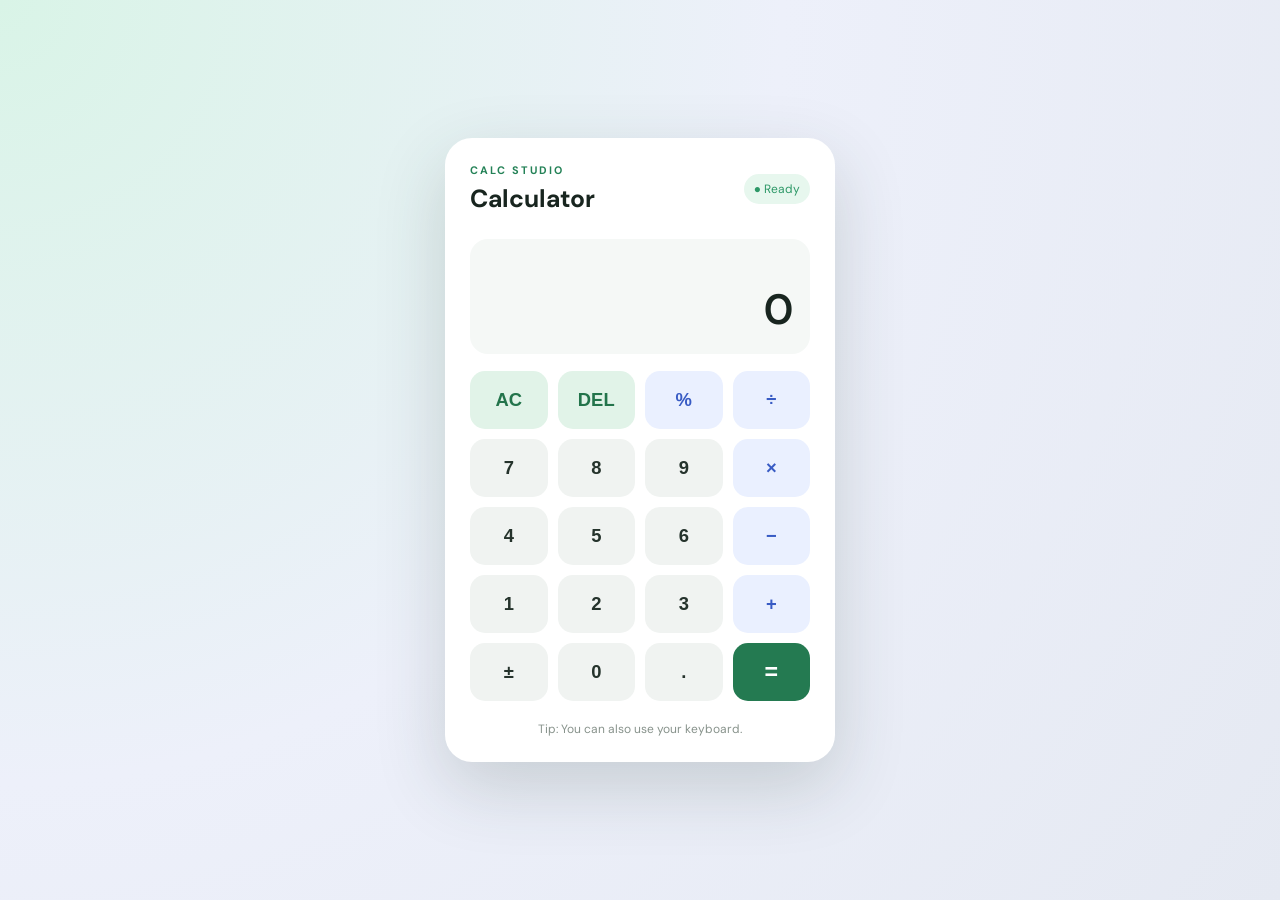
<file: CodeAlpha_Frontend/CodeAlpha_Calculator/index.html>
<!DOCTYPE html>
<html lang="en"><head><meta charset="UTF-8"><meta name="viewport" content="width=device-width, initial-scale=1.0"><title>Calc Studio</title><link rel="stylesheet" href="style.css"></head>
<body><main class="calculator"><header><div><p class="eyebrow">CALC STUDIO</p><h1>Calculator</h1></div><span class="status">● Ready</span></header>
<section class="display" aria-live="polite"><div id="history" class="history"></div><output id="screen">0</output></section>
<div class="keys" id="keys">
<button class="utility" data-action="clear">AC</button><button class="utility" data-action="delete">DEL</button><button class="operator" data-value="%">%</button><button class="operator" data-value="/">÷</button>
<button data-value="7">7</button><button data-value="8">8</button><button data-value="9">9</button><button class="operator" data-value="*">×</button>
<button data-value="4">4</button><button data-value="5">5</button><button data-value="6">6</button><button class="operator" data-value="-">−</button>
<button data-value="1">1</button><button data-value="2">2</button><button data-value="3">3</button><button class="operator" data-value="+">+</button>
<button data-action="sign">±</button><button data-value="0">0</button><button data-value=".">.</button><button class="equals" data-action="equals">=</button>
</div><p class="hint">Tip: You can also use your keyboard.</p></main><script src="script.js"></script></body></html>
</file>
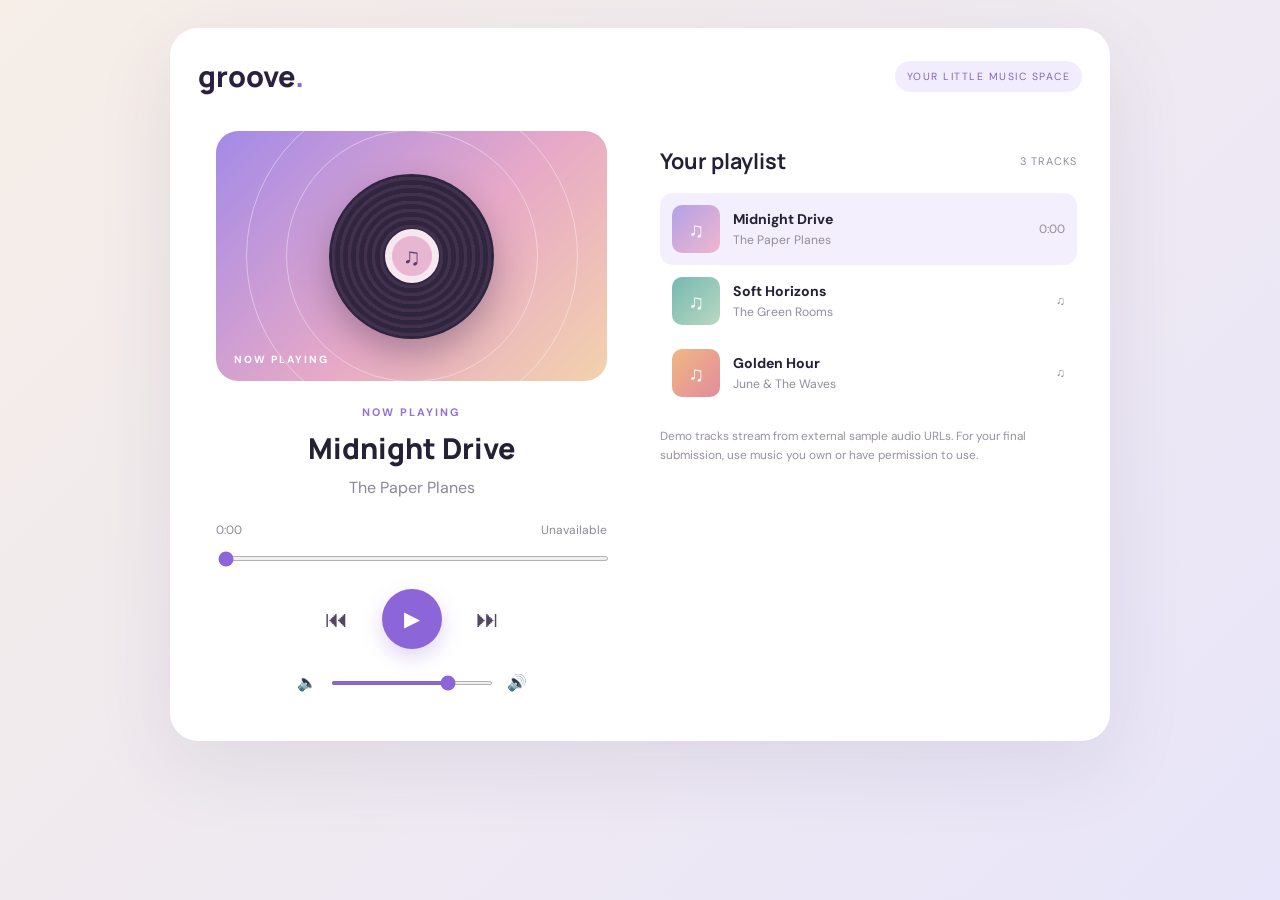
<file: CodeAlpha_Frontend/CodeAlpha_MusicPlayer/index.html>
<!DOCTYPE html>
<html lang="en"><head><meta charset="UTF-8"><meta name="viewport" content="width=device-width, initial-scale=1.0"><title>Groove | Music Player</title><link rel="stylesheet" href="style.css"></head>
<body><main class="app"><header><a class="brand" href="#">groove<span>.</span></a><span class="pill">YOUR LITTLE MUSIC SPACE</span></header>
<section class="player"><div class="cover" id="cover"><div class="disc"><div class="disc-center">♫</div></div><span class="cover-label">NOW PLAYING</span></div><p class="eyebrow">NOW PLAYING</p><h1 id="title">Midnight Drive</h1><p id="artist" class="artist">The Paper Planes</p>
<audio id="audio" preload="metadata"></audio><div class="time-row"><span id="current-time">0:00</span><span id="duration">0:00</span></div><input type="range" id="progress" min="0" max="100" value="0" aria-label="Track progress">
<div class="controls"><button id="previous" aria-label="Previous song">⏮</button><button id="play" class="play" aria-label="Play">▶</button><button id="next" aria-label="Next song">⏭</button></div>
<div class="volume-row"><span>🔈</span><input type="range" id="volume" min="0" max="1" step=".01" value=".75" aria-label="Volume"><span>🔊</span></div></section>
<section class="playlist-section"><div class="playlist-heading"><h2>Your playlist</h2><span id="track-count">3 TRACKS</span></div><div id="playlist" class="playlist"></div><p class="note">Demo tracks stream from external sample audio URLs. For your final submission, use music you own or have permission to use.</p></section></main><script src="script.js"></script></body></html>
</file>
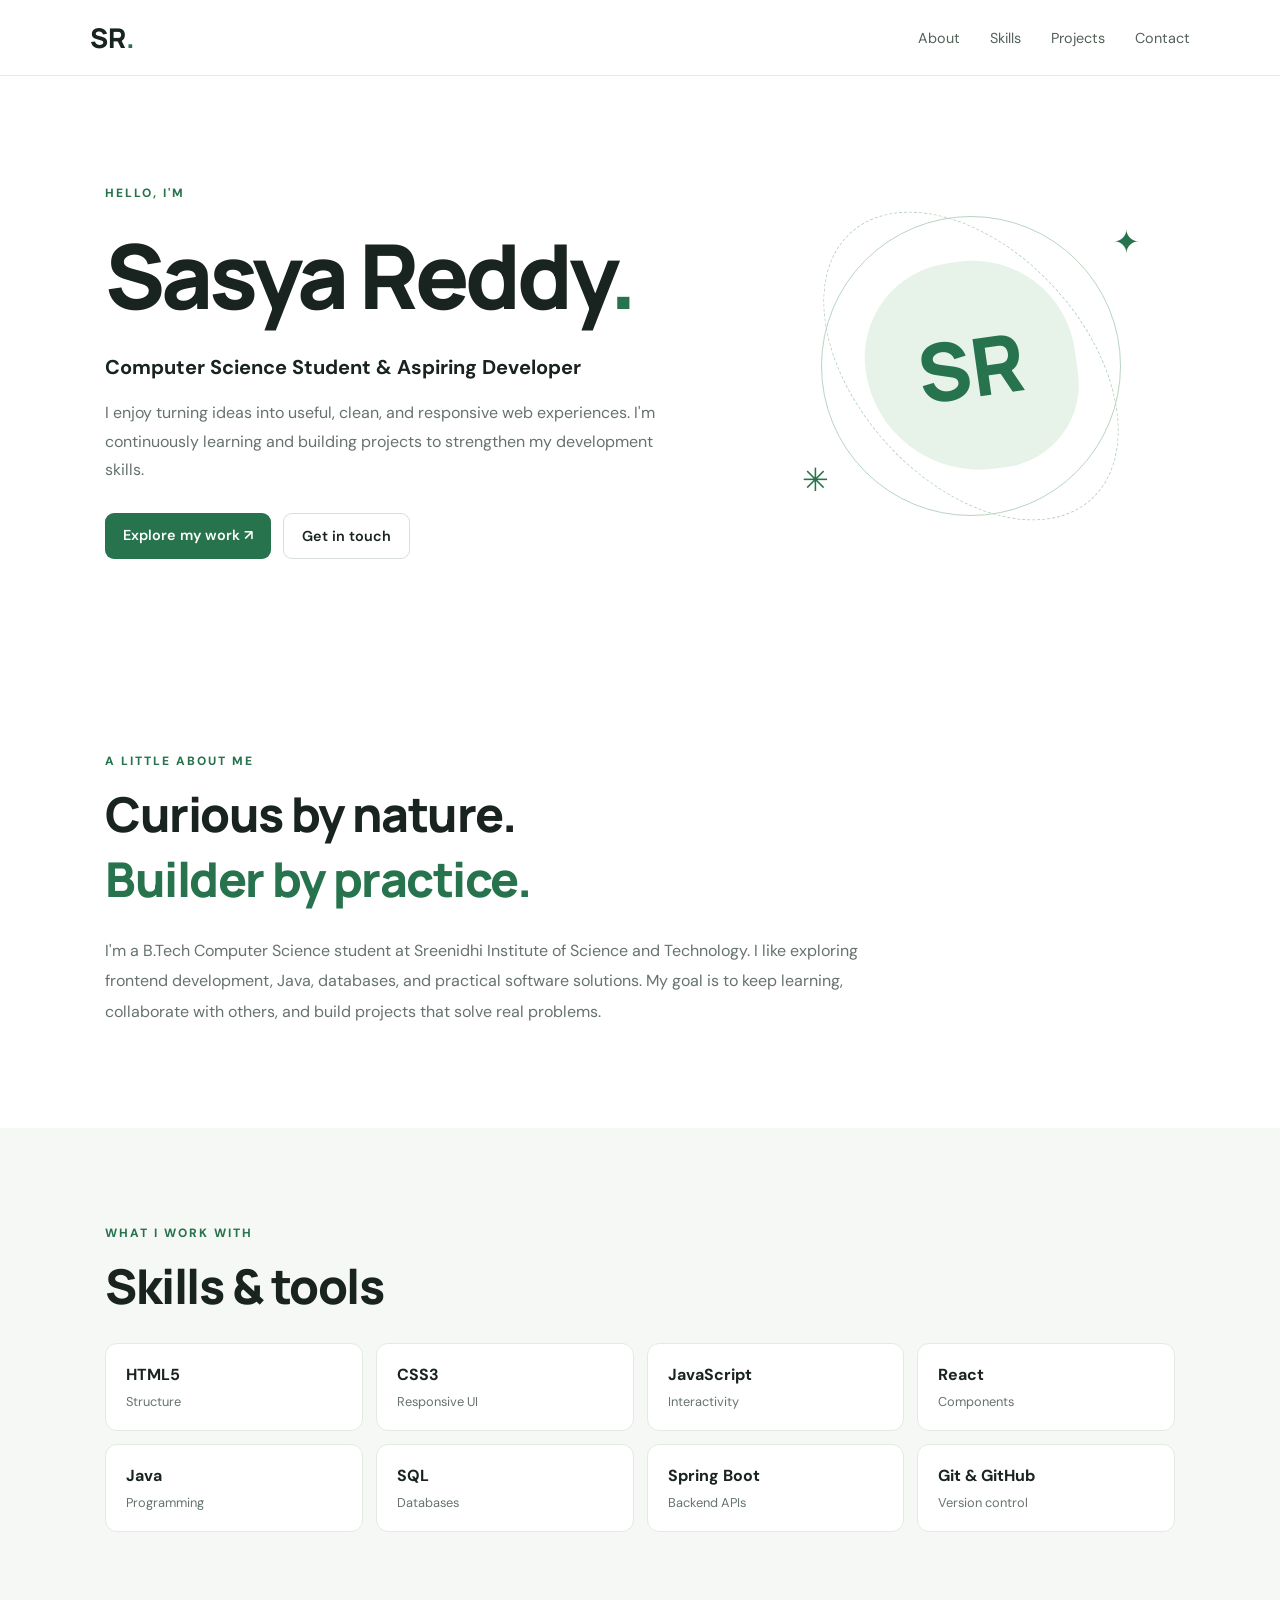
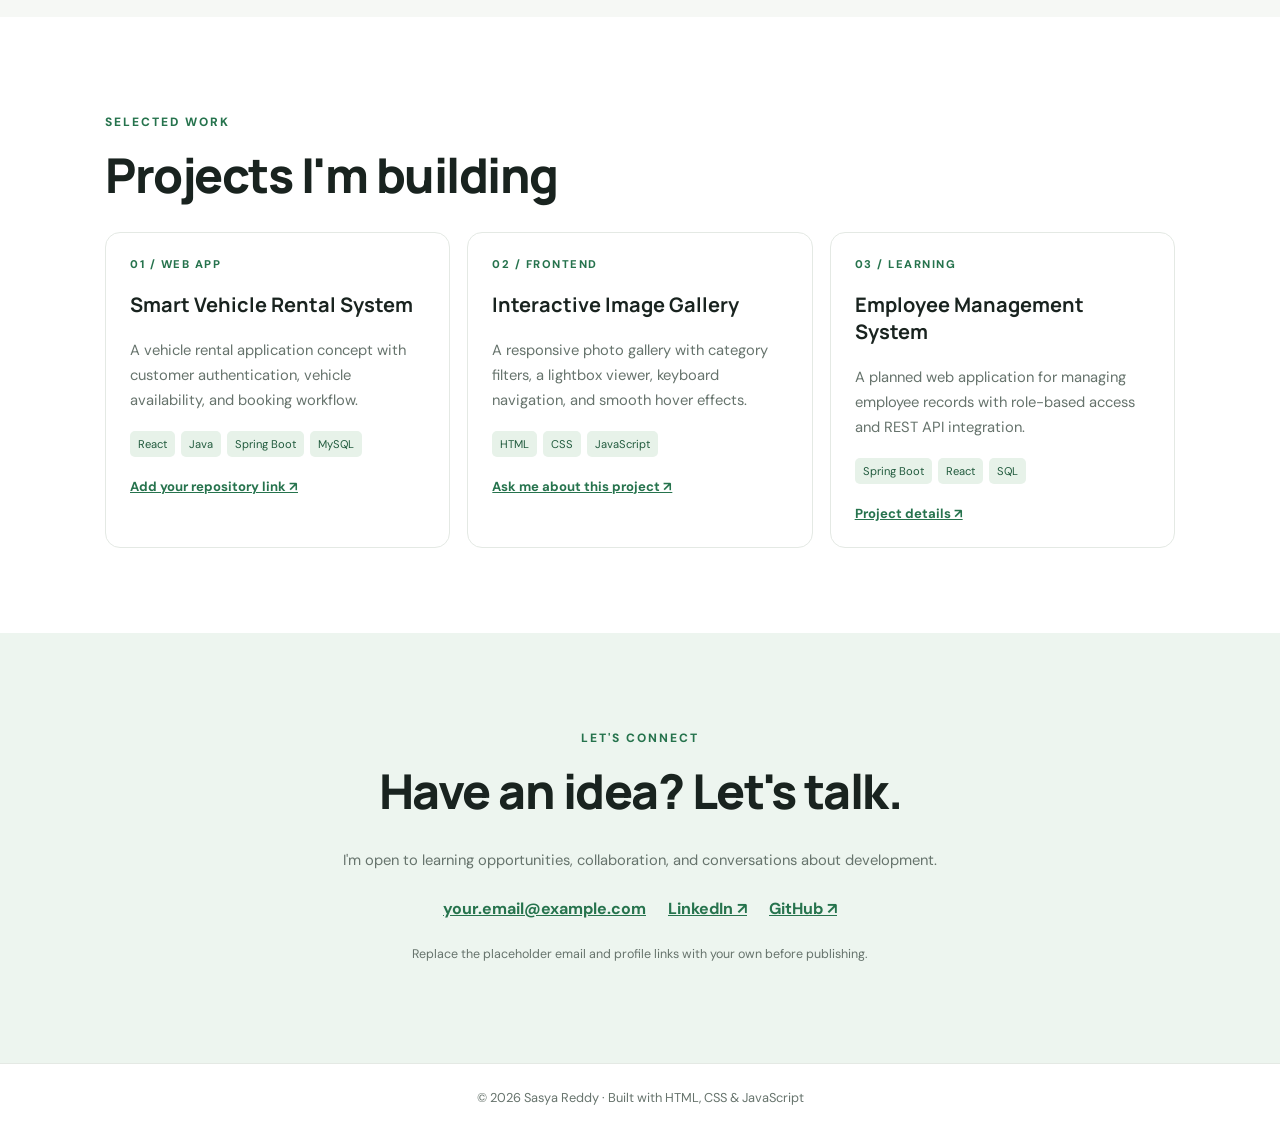
<file: CodeAlpha_Frontend/CodeAlpha_Portfolio/index.html>
<!DOCTYPE html>
<html lang="en"><head><meta charset="UTF-8"><meta name="viewport" content="width=device-width, initial-scale=1.0"><meta name="description" content="Personal portfolio showcasing frontend development projects and skills."><title>Sasya Reddy | Portfolio</title><link rel="stylesheet" href="style.css"></head>
<body><nav class="nav"><a class="logo" href="#home">SR<span>.</span></a><button id="menu-toggle" aria-label="Toggle navigation">☰</button><div id="nav-links"><a href="#about">About</a><a href="#skills">Skills</a><a href="#projects">Projects</a><a href="#contact">Contact</a></div></nav>
<main><section id="home" class="hero"><div class="hero-copy"><p class="eyebrow">HELLO, I'M</p><h1>Sasya Reddy<span>.</span></h1><h2>Computer Science Student &amp; Aspiring Developer</h2><p>I enjoy turning ideas into useful, clean, and responsive web experiences. I'm continuously learning and building projects to strengthen my development skills.</p><div class="actions"><a class="btn primary" href="#projects">Explore my work ↗</a><a class="btn secondary" href="#contact">Get in touch</a></div></div><div class="hero-art" aria-label="Decorative initials"><div class="orbit orbit-one"></div><div class="orbit orbit-two"></div><div class="initials">SR</div><span class="spark spark-one">✦</span><span class="spark spark-two">✳</span></div></section>
<section id="about" class="section"><p class="eyebrow">A LITTLE ABOUT ME</p><h2>Curious by nature.<br><span>Builder by practice.</span></h2><p class="section-text">I'm a B.Tech Computer Science student at Sreenidhi Institute of Science and Technology. I like exploring frontend development, Java, databases, and practical software solutions. My goal is to keep learning, collaborate with others, and build projects that solve real problems.</p></section>
<section id="skills" class="section soft"><p class="eyebrow">WHAT I WORK WITH</p><h2>Skills &amp; tools</h2><div class="skill-grid"><article>HTML5 <span>Structure</span></article><article>CSS3 <span>Responsive UI</span></article><article>JavaScript <span>Interactivity</span></article><article>React <span>Components</span></article><article>Java <span>Programming</span></article><article>SQL <span>Databases</span></article><article>Spring Boot <span>Backend APIs</span></article><article>Git &amp; GitHub <span>Version control</span></article></div></section>
<section id="projects" class="section"><p class="eyebrow">SELECTED WORK</p><h2>Projects I'm building</h2><div class="project-grid"><article class="project-card"><div class="project-number">01 / WEB APP</div><h3>Smart Vehicle Rental System</h3><p>A vehicle rental application concept with customer authentication, vehicle availability, and booking workflow.</p><div class="tags"><span>React</span><span>Java</span><span>Spring Boot</span><span>MySQL</span></div><a href="https://github.com/" target="_blank" rel="noreferrer">Add your repository link ↗</a></article><article class="project-card"><div class="project-number">02 / FRONTEND</div><h3>Interactive Image Gallery</h3><p>A responsive photo gallery with category filters, a lightbox viewer, keyboard navigation, and smooth hover effects.</p><div class="tags"><span>HTML</span><span>CSS</span><span>JavaScript</span></div><a href="#contact">Ask me about this project ↗</a></article><article class="project-card"><div class="project-number">03 / LEARNING</div><h3>Employee Management System</h3><p>A planned web application for managing employee records with role-based access and REST API integration.</p><div class="tags"><span>Spring Boot</span><span>React</span><span>SQL</span></div><a href="#contact">Project details ↗</a></article></div></section>
<section id="contact" class="section contact"><p class="eyebrow">LET'S CONNECT</p><h2>Have an idea? Let's talk.</h2><p>I'm open to learning opportunities, collaboration, and conversations about development.</p><div class="contact-links"><a href="mailto:your.email@example.com">your.email@example.com</a><a href="https://www.linkedin.com/" target="_blank" rel="noreferrer">LinkedIn ↗</a><a href="https://github.com/" target="_blank" rel="noreferrer">GitHub ↗</a></div><p class="small-note">Replace the placeholder email and profile links with your own before publishing.</p></section></main><footer>© <span id="year"></span> Sasya Reddy · Built with HTML, CSS &amp; JavaScript</footer><script src="script.js"></script></body></html>
</file>
<file: CodeAlpha_Frontend/CodeAlpha_Calculator/style.css>
@import url('https://fonts.googleapis.com/css2?family=DM+Sans:wght@400;500;600;700&display=swap');*{box-sizing:border-box}body{margin:0;min-height:100vh;display:grid;place-items:center;padding:20px;background:radial-gradient(circle at top left,#d9f4e7,#edf0fa 50%,#e5e9f2);font-family:'DM Sans',sans-serif;color:#18251f}.calculator{width:min(100%,390px);background:#fff;padding:25px;border-radius:27px;box-shadow:0 25px 70px #293e3430}header{display:flex;justify-content:space-between;align-items:center}.eyebrow{color:#248257;letter-spacing:2px;font-weight:700;font-size:.68rem;margin:0 0 5px}h1{font-size:1.55rem;margin:0}.status{font-size:.75rem;color:#2d9867;background:#e7f7ee;border-radius:20px;padding:7px 10px}.display{margin:24px 0 17px;background:#f5f8f6;border-radius:18px;min-height:115px;padding:17px;display:flex;flex-direction:column;justify-content:end;align-items:flex-end;overflow:hidden}.history{font-size:.85rem;color:#89968f;min-height:20px;max-width:100%;overflow-wrap:anywhere}output{font-size:2.65rem;font-weight:600;max-width:100%;overflow-wrap:anywhere}.keys{display:grid;grid-template-columns:repeat(4,1fr);gap:10px}.keys button{height:58px;border:0;border-radius:15px;background:#f0f3f1;color:#25332c;font-size:1.15rem;font-weight:600;cursor:pointer;transition:transform .12s,background .12s}.keys button:hover{background:#e1e9e3}.keys button:active{transform:scale(.95)}.keys .utility{background:#e1f3e8;color:#23744b}.keys .operator{background:#eaf0ff;color:#385bc4}.keys .equals{background:#247a51;color:#fff;font-size:1.45rem}.keys .equals:hover{background:#1c6843}.hint{text-align:center;font-size:.75rem;color:#87928b;margin:20px 0 0}
</file>
<file: CodeAlpha_Frontend/CodeAlpha_MusicPlayer/style.css>
@import url('https://fonts.googleapis.com/css2?family=DM+Sans:wght@400;500;600;700&family=Manrope:wght@600;700;800&display=swap');*{box-sizing:border-box}body{margin:0;min-height:100vh;padding:28px 16px;background:linear-gradient(135deg,#f6eee7,#e8e5fa);font-family:'DM Sans',sans-serif;color:#252036}.app{max-width:940px;margin:auto;background:#fff;border-radius:28px;padding:28px;box-shadow:0 25px 80px #40365c18;display:grid;grid-template-columns:1fr 1fr;gap:30px}header{grid-column:1/-1;display:flex;justify-content:space-between;align-items:center}.brand{font:800 1.8rem Manrope;text-decoration:none;color:#29213e}.brand span{color:#8c65d9}.pill{font-size:.65rem;letter-spacing:1.5px;color:#8763c6;background:#f2edfc;padding:9px 12px;border-radius:20px}.player{text-align:center;padding:5px 18px 20px}.cover{height:250px;border-radius:22px;background:linear-gradient(135deg,#a38ae8,#e7a9c7 55%,#f3d2ad);display:grid;place-items:center;position:relative;overflow:hidden;margin-bottom:24px}.cover:before,.cover:after{content:"";position:absolute;border:1px solid #ffffff65;border-radius:50%;width:250px;height:250px}.cover:after{width:330px;height:330px}.disc{width:165px;height:165px;border-radius:50%;background:repeating-radial-gradient(circle,#30253e 0 4px,#41314e 5px 8px);display:grid;place-items:center;box-shadow:0 15px 35px #30253e55;animation:spin 10s linear infinite;animation-play-state:paused;z-index:1}.disc.playing{animation-play-state:running}.disc-center{width:54px;height:54px;background:#e9b6d1;border:7px solid #f7e8f0;border-radius:50%;display:grid;place-items:center;font-size:1.5rem;color:#5b3b6d}.cover-label{position:absolute;bottom:15px;left:18px;font-size:.65rem;letter-spacing:2px;color:#fff;font-weight:700;z-index:2}.eyebrow{font-size:.68rem;letter-spacing:2px;color:#9471d4;font-weight:700;margin:0}.player h1{font:800 1.8rem Manrope;margin:9px 0}.artist{color:#8c8798;margin:0 0 24px}.time-row{display:flex;justify-content:space-between;font-size:.75rem;color:#8c8798;margin-bottom:7px}input[type=range]{accent-color:#8c65d9;cursor:pointer;width:100%}#progress{height:5px}.controls{display:flex;justify-content:center;align-items:center;gap:28px;margin:23px 0}.controls button{border:0;background:transparent;font-size:1.45rem;cursor:pointer;color:#514664}.controls .play{width:60px;height:60px;border-radius:50%;background:#8c65d9;color:#fff;font-size:1.3rem;box-shadow:0 8px 20px #8c65d944}.volume-row{display:flex;align-items:center;gap:12px;max-width:230px;margin:auto}.volume-row input{height:4px}.playlist-section{padding:10px 5px}.playlist-heading{display:flex;justify-content:space-between;align-items:center;margin:10px 0 18px}.playlist-heading h2{font:700 1.35rem Manrope;margin:0}.playlist-heading span{font-size:.68rem;color:#938b9e;letter-spacing:1px}.track{display:flex;align-items:center;gap:13px;padding:12px;border-radius:13px;cursor:pointer;transition:background .2s}.track:hover,.track.active{background:#f4effc}.track-art{width:48px;height:48px;display:grid;place-items:center;border-radius:10px;background:linear-gradient(135deg,#b3a1e8,#f0b6cd);font-size:1.3rem;color:white;flex-shrink:0}.track:nth-child(2) .track-art{background:linear-gradient(135deg,#75b9b1,#b9d8c2)}.track:nth-child(3) .track-art{background:linear-gradient(135deg,#f1b782,#e28c9d)}.track-info{flex:1;min-width:0}.track-info strong,.track-info span{display:block;overflow:hidden;text-overflow:ellipsis;white-space:nowrap}.track-info strong{font-size:.88rem}.track-info span{font-size:.76rem;color:#938b9e;margin-top:4px}.track-length{font-size:.75rem;color:#938b9e}.note{font-size:.74rem;line-height:1.6;color:#9991a3;margin-top:18px}@keyframes spin{to{transform:rotate(360deg)}}@media(max-width:700px){.app{grid-template-columns:1fr;padding:20px;gap:8px}.cover{height:220px}header{margin-bottom:10px}.pill{font-size:.55rem}.player{padding:0 4px}.playlist-section{padding:10px 0}}
</file>
<file: CodeAlpha_Frontend/CodeAlpha_Portfolio/style.css>
@import url('https://fonts.googleapis.com/css2?family=DM+Sans:wght@400;500;600;700&family=Manrope:wght@400;500;600;700;800&display=swap');:root{--ink:#19231f;--muted:#66736c;--green:#26734d;--mint:#e7f2e9;--line:#e4e9e4}*{box-sizing:border-box;scroll-behavior:smooth}body{margin:0;color:var(--ink);font-family:'DM Sans',sans-serif}a{color:inherit}.nav{height:76px;display:flex;align-items:center;justify-content:space-between;padding:0 max(7%,calc((100% - 1120px)/2));border-bottom:1px solid var(--line);position:sticky;top:0;background:#ffffffed;backdrop-filter:blur(12px);z-index:3}.logo{font:800 1.7rem Manrope;text-decoration:none}.logo span,.hero h1 span{color:var(--green)}#nav-links{display:flex;gap:30px}#nav-links a{text-decoration:none;font-size:.9rem;color:#536158}#nav-links a:hover{color:var(--green)}#menu-toggle{display:none}.hero{max-width:1120px;margin:auto;min-height:580px;padding:90px 25px;display:grid;grid-template-columns:1.2fr .8fr;align-items:center;gap:50px}.eyebrow{font-size:.75rem;font-weight:800;letter-spacing:2px;color:var(--green)}.hero h1{font:800 clamp(3.2rem,7vw,5.7rem) Manrope;letter-spacing:-4px;margin:12px 0}.hero h2{font-size:1.25rem;line-height:1.5}.hero-copy>p:not(.eyebrow){color:var(--muted);line-height:1.8;max-width:570px}.actions{display:flex;gap:12px;flex-wrap:wrap;margin-top:28px}.btn{padding:13px 18px;border-radius:9px;text-decoration:none;font-weight:600;font-size:.9rem}.primary{background:var(--green);color:white}.secondary{border:1px solid #d7dfd8}.hero-art{height:340px;position:relative;display:grid;place-items:center}.initials{width:210px;height:210px;border-radius:48% 52% 42% 58%;background:var(--mint);display:grid;place-items:center;font:800 5rem Manrope;color:var(--green);transform:rotate(-8deg)}.orbit{position:absolute;border:1px solid #b8d5c1;border-radius:50%;width:300px;height:300px}.orbit-two{width:360px;height:230px;transform:rotate(48deg);border-style:dashed}.spark{position:absolute;color:var(--green);font-size:2rem}.spark-one{top:25px;right:35px}.spark-two{bottom:35px;left:35px}.section{padding:85px max(7%,calc((100% - 1070px)/2))}.section h2{font:800 clamp(2rem,4vw,3rem) Manrope;letter-spacing:-1.5px;margin:12px 0 25px}.section h2 span{color:var(--green)}.section-text{max-width:760px;color:var(--muted);line-height:1.9}.soft{background:#f6f8f5}.skill-grid{display:grid;grid-template-columns:repeat(4,1fr);gap:13px}.skill-grid article{background:white;border:1px solid var(--line);border-radius:12px;padding:20px;font-weight:700}.skill-grid span{display:block;font-size:.8rem;color:var(--muted);font-weight:400;margin-top:8px}.project-grid{display:grid;grid-template-columns:repeat(3,1fr);gap:17px}.project-card{padding:24px;border:1px solid var(--line);border-radius:15px;transition:transform .2s,box-shadow .2s}.project-card:hover{transform:translateY(-5px);box-shadow:0 15px 35px #17231d10}.project-number{font-size:.7rem;letter-spacing:1.5px;color:var(--green);font-weight:800}.project-card h3{font:700 1.25rem Manrope}.project-card p,.contact>p:not(.eyebrow){color:var(--muted);line-height:1.7;font-size:.92rem}.tags{display:flex;gap:6px;flex-wrap:wrap;margin:18px 0}.tags span{font-size:.7rem;padding:6px 8px;background:var(--mint);border-radius:5px;color:#225b3e}.project-card>a{font-size:.82rem;color:var(--green);font-weight:700}.contact{background:#edf5ef;text-align:center}.contact-links{display:flex;justify-content:center;gap:22px;flex-wrap:wrap;margin:25px 0}.contact-links a{color:var(--green);font-weight:700}.small-note{font-size:.78rem!important}footer{text-align:center;padding:25px;color:var(--muted);font-size:.8rem;border-top:1px solid var(--line)}@media(max-width:760px){.hero{grid-template-columns:1fr;padding-top:60px;gap:10px}.hero-art{height:270px}.initials{width:165px;height:165px;font-size:4rem}.orbit{width:245px;height:245px}.orbit-two{width:290px;height:190px}.section{padding-top:60px;padding-bottom:60px}.skill-grid{grid-template-columns:repeat(2,1fr)}.project-grid{grid-template-columns:1fr}#menu-toggle{display:block;border:0;background:none;font-size:1.5rem}#nav-links{display:none;position:absolute;top:75px;left:0;right:0;background:white;padding:20px 7%;flex-direction:column;gap:18px;border-bottom:1px solid var(--line)}#nav-links.open{display:flex}}
</file>
